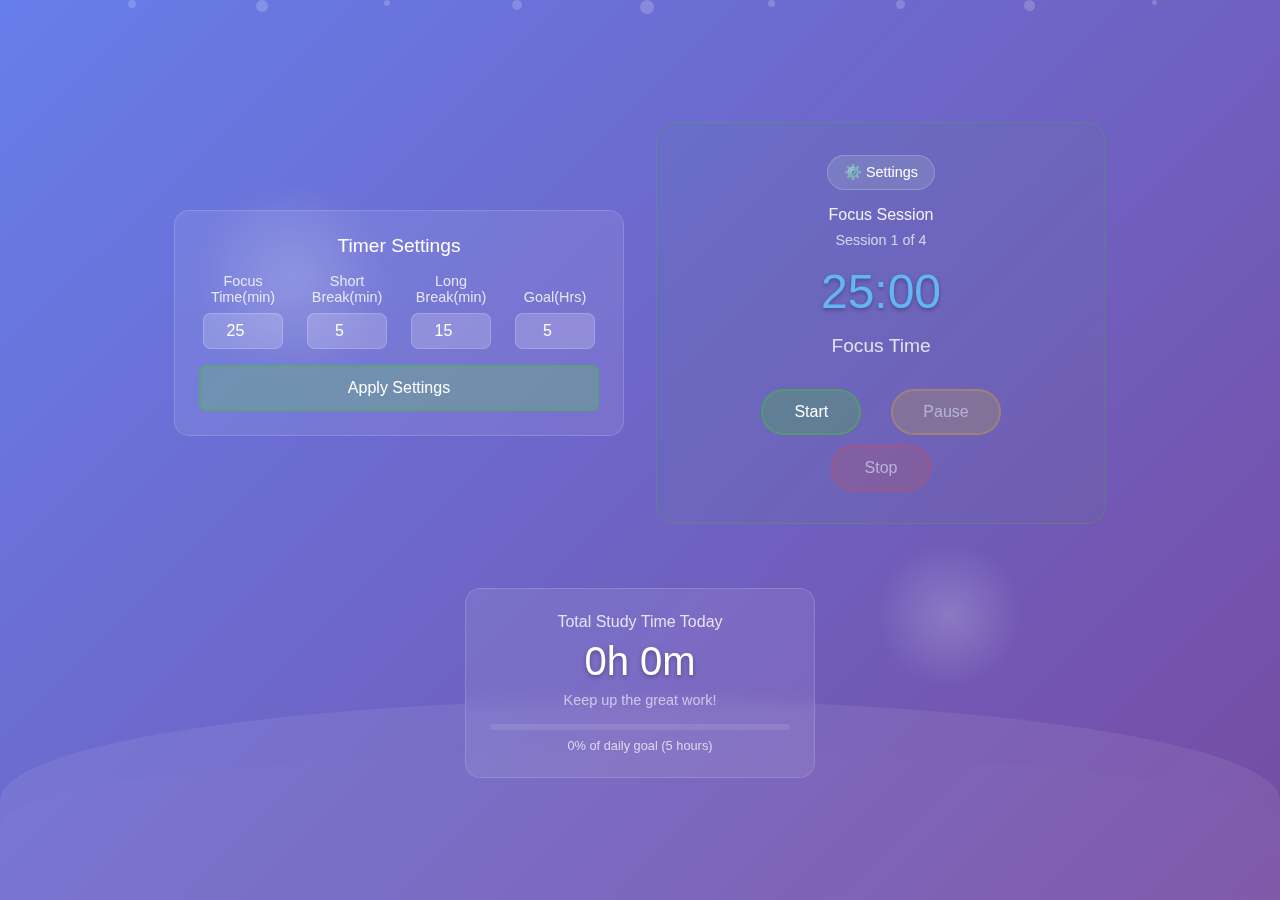
<file: index.html>
<!DOCTYPE html>
<html lang="en">
  <head>
    <meta charset="UTF-8" />
    <meta name="viewport" content="width=device-width, initial-scale=1.0" />
    <link rel="stylesheet" href="style.css" />
    <title>Study Timer - Calming Background</title>
  </head>
  <body>
    <div class="animated-background">
      <!-- Floating particles -->
      <div class="particle"></div>
      <div class="particle"></div>
      <div class="particle"></div>
      <div class="particle"></div>
      <div class="particle"></div>
      <div class="particle"></div>
      <div class="particle"></div>
      <div class="particle"></div>
      <div class="particle"></div>

      <!-- Gentle waves -->
      <div class="wave"></div>
      <div class="wave"></div>
      <div class="wave"></div>

      <!-- Pulse orbs -->
      <div class="pulse-orb"></div>
      <div class="pulse-orb"></div>
      <div class="pulse-orb"></div>
    </div>
    <div class="animated-background">
      <!-- Floating particles -->
      <div class="particle"></div>
      <div class="particle"></div>
      <div class="particle"></div>
      <div class="particle"></div>
      <div class="particle"></div>
      <div class="particle"></div>
      <div class="particle"></div>
      <div class="particle"></div>
      <div class="particle"></div>

      <!-- Gentle waves -->
      <div class="wave"></div>
      <div class="wave"></div>
      <div class="wave"></div>

      <!-- Pulse orbs -->
      <div class="pulse-orb"></div>
      <div class="pulse-orb"></div>
      <div class="pulse-orb"></div>
    </div>

    <!-- Demo content -->
    <div class="content">
      <div class="container">
        <div class="timer-settings" id="timerSettings">
          <div class="settings-title">Timer Settings</div>
          <div class="time-inputs">
            <div class="input-group">
              <label class="input-label">Focus Time(min)</label>
              <input
                type="number"
                class="time-input"
                id="focusMinutes"
                min="1"
                max="60"
                value="25"
                placeholder="25"
              />
            </div>
            <div class="input-group">
              <label class="input-label">Short Break(min)</label>
              <input
                type="number"
                class="time-input"
                id="shortBreakMinutes"
                min="1"
                max="30"
                value="5"
                placeholder="5"
              />
            </div>
            <div class="input-group">
              <label class="input-label">Long Break(min)</label>
              <input
                type="number"
                class="time-input"
                id="longBreakMinutes"
                min="1"
                max="60"
                value="15"
                placeholder="15"
              />
            </div>
            <div class="input-group goal">
              <label class="input-label">Goal(Hrs)</label>
              <input
                type="number"
                class="time-input"
                id="goalHrs"
                min="1"
                max="10"
                value="5"
                placeholder="5"
              />
            </div>
          </div>
          <button class="apply-btn" id="applySettings">Apply Settings</button>
        </div>

        <div class="timer-demo focus-mode" id="timerDemo">
          <button class="settings-toggle" id="settingsToggle">
            ⚙️ Settings
          </button>

          <div class="session-indicator">
            <div class="session-type" id="sessionType">Focus Session</div>
            <div class="session-counter" id="sessionCounter">
              Session 1 of 4
            </div>
          </div>

          <div class="timer-display" id="timerDisplay">25:00</div>
          <div class="timer-label" id="timerLabel">Focus Time</div>
          <div class="btn-container">
            <button class="timer-btn start" id="startBtn">Start</button>
            <button class="timer-btn pause" id="pauseBtn" disabled>
              Pause
            </button>
            <button class="timer-btn stop" id="stopBtn" disabled>Stop</button>
          </div>
        </div>

        <div class="stats-block">
          <div class="stats-title">Total Study Time Today</div>
          <div class="total-time" id="totalTime">0h 00m</div>
          <div class="stats-subtitle">Keep up the great work!</div>
          <div class="progress-bar">
            <div
              class="progress-fill"
              id="progressFill"
              style="width: 0%"
            ></div>
          </div>
          <div class="progress-text">0% of daily goal (5 hours)</div>
        </div>
      </div>
    </div>
    <script src="https://ajax.googleapis.com/ajax/libs/jquery/3.7.1/jquery.min.js"></script>
    <script src="index.js"></script>
  </body>
</html>
</file>
<file: style.css>
* {
  margin: 0;
  padding: 0;
  box-sizing: border-box;
}

body {
  height: 100vh;
  overflow: hidden;
  background: linear-gradient(135deg, #667eea 0%, #764ba2 100%);
  position: relative;
}

.animated-background {
  position: fixed;
  top: 0;
  left: 0;
  width: 100%;
  height: 100%;
  z-index: -1;
}

/* Floating particles */
.particle {
  position: absolute;
  border-radius: 50%;
  background: rgba(255, 255, 255, 0.1);
  animation: float 20s infinite linear;
}

.particle:nth-child(1) {
  width: 8px;
  height: 8px;
  left: 10%;
  animation-delay: 0s;
  animation-duration: 25s;
}

.particle:nth-child(2) {
  width: 12px;
  height: 12px;
  left: 20%;
  animation-delay: 2s;
  animation-duration: 30s;
}

.particle:nth-child(3) {
  width: 6px;
  height: 6px;
  left: 30%;
  animation-delay: 4s;
  animation-duration: 20s;
}

.particle:nth-child(4) {
  width: 10px;
  height: 10px;
  left: 40%;
  animation-delay: 6s;
  animation-duration: 35s;
}

.particle:nth-child(5) {
  width: 14px;
  height: 14px;
  left: 50%;
  animation-delay: 8s;
  animation-duration: 28s;
}

.particle:nth-child(6) {
  width: 7px;
  height: 7px;
  left: 60%;
  animation-delay: 10s;
  animation-duration: 22s;
}

.particle:nth-child(7) {
  width: 9px;
  height: 9px;
  left: 70%;
  animation-delay: 12s;
  animation-duration: 32s;
}

.particle:nth-child(8) {
  width: 11px;
  height: 11px;
  left: 80%;
  animation-delay: 14s;
  animation-duration: 26s;
}

.particle:nth-child(9) {
  width: 5px;
  height: 5px;
  left: 90%;
  animation-delay: 16s;
  animation-duration: 24s;
}

/* Gentle wave animation */
.wave {
  position: absolute;
  bottom: 0;
  left: 0;
  width: 100%;
  height: 200px;
  background: rgba(255, 255, 255, 0.03);
  border-radius: 50% 50% 0 0;
  animation: wave 15s ease-in-out infinite;
}

.wave:nth-child(11) {
  animation-delay: 0s;
  opacity: 0.4;
}

.wave:nth-child(12) {
  animation-delay: 5s;
  opacity: 0.3;
  height: 150px;
}

.wave:nth-child(13) {
  animation-delay: 10s;
  opacity: 0.2;
  height: 100px;
}

/* Subtle pulse orbs */
.pulse-orb {
  position: absolute;
  border-radius: 50%;
  background: radial-gradient(
    circle,
    rgba(255, 255, 255, 0.1) 0%,
    transparent 70%
  );
  animation: pulse 8s ease-in-out infinite;
}

.pulse-orb:nth-child(14) {
  width: 200px;
  height: 200px;
  top: 20%;
  left: 15%;
  animation-delay: 0s;
}

.pulse-orb:nth-child(15) {
  width: 150px;
  height: 150px;
  top: 60%;
  right: 20%;
  animation-delay: 4s;
}

.pulse-orb:nth-child(16) {
  width: 100px;
  height: 100px;
  top: 10%;
  right: 10%;
  animation-delay: 2s;
}

/* Keyframe animations */
@keyframes float {
  0% {
    transform: translateY(100vh) rotate(0deg);
    opacity: 0;
  }
  10% {
    opacity: 1;
  }
  90% {
    opacity: 1;
  }
  100% {
    transform: translateY(-100px) rotate(360deg);
    opacity: 0;
  }
}

@keyframes wave {
  0%,
  100% {
    transform: translateX(-50%) translateY(0px) rotate(0deg);
  }
  50% {
    transform: translateX(-50%) translateY(-20px) rotate(1deg);
  }
}

@keyframes pulse {
  0%,
  100% {
    transform: scale(1);
    opacity: 0.3;
  }
  50% {
    transform: scale(1.1);
    opacity: 0.1;
  }
}

/* Demo content styling */
.content {
  position: relative;
  z-index: 1;
  display: flex;
  align-items: center;
  justify-content: center;
  height: 100vh;
  color: white;
  text-align: center;
  font-family: "Arial", sans-serif;
}

.timer-demo {
  background: rgba(255, 255, 255, 0.1);
  backdrop-filter: blur(10px);
  border-radius: 20px;
  padding: 2rem;
  border: 1px solid rgba(255, 255, 255, 0.2);
  margin-bottom: 2rem;
  min-width: 350px;
}

.timer-settings {
  background: rgba(255, 255, 255, 0.08);
  backdrop-filter: blur(8px);
  border-radius: 15px;
  padding: 1.5rem;
  border: 1px solid rgba(255, 255, 255, 0.15);
  margin-bottom: 2rem;
  min-width: 350px;
}

.settings-title {
  font-size: 1.2rem;
  color: white;
  margin-bottom: 1rem;
  text-align: center;
  font-weight: 500;
}

.time-inputs {
  display: flex;
  justify-content: space-between;
  gap: 1rem;
  margin-bottom: 1rem;
}

.input-group {
  display: flex;
  flex-direction: column;
  justify-content: flex-end;
  align-items: center;
  flex: 1;
}

.input-label {
  font-size: 0.9rem;
  color: white;
  opacity: 0.8;
  margin-bottom: 0.5rem;
}

.time-input {
  background: rgba(255, 255, 255, 0.1);
  border: 1px solid rgba(255, 255, 255, 0.2);
  border-radius: 8px;
  padding: 0.5rem;
  color: white;
  font-size: 1rem;
  text-align: center;
  width: 80px;
  backdrop-filter: blur(5px);
}

.time-input:focus {
  outline: none;
  border-color: rgba(255, 255, 255, 0.4);
  background: rgba(255, 255, 255, 0.15);
}

.time-input::placeholder {
  color: rgba(255, 255, 255, 0.5);
}

.session-indicator {
  text-align: center;
  margin-bottom: 1rem;
}

.session-type {
  font-size: 1rem;
  color: white;
  opacity: 0.9;
  margin-bottom: 0.5rem;
}

.session-counter {
  font-size: 0.9rem;
  color: white;
  opacity: 0.7;
}

.timer-demo.focus-mode {
  border-color: rgba(76, 175, 80, 0.3);
  background: rgba(76, 175, 80, 0.05);
}

.timer-demo.break-mode {
  border-color: rgba(33, 150, 243, 0.3);
  background: rgba(33, 150, 243, 0.05);
}

.timer-demo.break-mode .timer-display {
  color: #81c784;
}

.timer-demo.focus-mode .timer-display {
  color: #64b5f6;
}

.apply-btn {
  width: 100%;
  background: rgba(76, 175, 80, 0.3);
  border: 2px solid rgba(76, 175, 80, 0.5);
  color: white;
  padding: 12px;
  border-radius: 8px;
  font-size: 1rem;
  cursor: pointer;
  transition: all 0.3s ease;
  backdrop-filter: blur(5px);
}

.apply-btn:hover {
  background: rgba(76, 175, 80, 0.4);
  transform: translateY(-1px);
}

.settings-hidden {
  display: none;
}

.settings-toggle {
  background: rgba(255, 255, 255, 0.1);
  border: 1px solid rgba(255, 255, 255, 0.2);
  color: white;
  padding: 8px 16px;
  border-radius: 20px;
  font-size: 0.9rem;
  cursor: pointer;
  transition: all 0.3s ease;
  backdrop-filter: blur(5px);
  margin-bottom: 1rem;
}

.settings-toggle:hover {
  background: rgba(255, 255, 255, 0.2);
}

.stats-block {
  background: rgba(255, 255, 255, 0.08);
  backdrop-filter: blur(8px);
  border-radius: 15px;
  padding: 1.5rem;
  border: 1px solid rgba(255, 255, 255, 0.15);
  text-align: center;
  min-width: 280px;
}

.stats-title {
  font-size: 1rem;
  opacity: 0.8;
  margin-bottom: 0.5rem;
  color: white;
  font-weight: 500;
}

.total-time {
  font-size: 2.5rem;
  font-weight: 300;
  color: white;
  text-shadow: 0 2px 4px rgba(0, 0, 0, 0.3);
  margin-bottom: 0.5rem;
}

.stats-subtitle {
  font-size: 0.9rem;
  opacity: 0.6;
  color: white;
  margin-bottom: 1rem;
}

.progress-bar {
  width: 100%;
  height: 6px;
  background: rgba(255, 255, 255, 0.1);
  border-radius: 3px;
  overflow: hidden;
  margin-bottom: 0.5rem;
}

.progress-fill {
  height: 100%;
  background: linear-gradient(90deg, #4caf50, #81c784);
  border-radius: 3px;
  transition: width 0.5s ease;
  animation: progressGlow 2s ease-in-out infinite alternate;
}

.progress-text {
  font-size: 0.8rem;
  opacity: 0.7;
  color: white;
}

@keyframes progressGlow {
  0% {
    box-shadow: 0 0 5px rgba(76, 175, 80, 0.3);
  }
  100% {
    box-shadow: 0 0 15px rgba(76, 175, 80, 0.5);
  }
}

.container {
  display: flex;
  flex-direction: column;
  align-items: center;
  gap: 2rem;
  padding: 1rem;
  max-width: 1200px;
  margin: 0 auto;
}

/* Large screens - Desktop */
@media (min-width: 1200px) {
  .container {
    flex-direction: row;
    flex-wrap: wrap;
    justify-content: center;
    gap: 2rem;
  }

  .timer-demo {
    min-width: 400px;
    max-width: 450px;
  }

  .timer-settings {
    min-width: 400px;
    max-width: 450px;
  }

  .stats-block {
    min-width: 350px;
    max-width: 400px;
  }
}

/* Medium screens - Tablet */
@media (max-width: 1199px) and (min-width: 768px) {
  .container {
    padding: 1.5rem;
    gap: 1.5rem;
  }

  .timer-demo,
  .timer-settings,
  .stats-block {
    width: 100%;
    max-width: 500px;
    min-width: auto;
  }

  .time-inputs {
    gap: 1.5rem;
  }

  .timer-display {
    font-size: 4rem;
  }

  .total-time {
    font-size: 3rem;
  }
}

/* Small screens - Mobile */
@media (max-width: 767px) {
  .container {
    padding: 1rem;
    gap: 1rem;
  }

  .timer-demo,
  .timer-settings,
  .stats-block {
    width: 100%;
    max-width: none;
    min-width: auto;
    padding: 1.5rem;
  }

  .timer-display {
    font-size: 3rem;
  }

  .total-time {
    font-size: 2rem;
  }

  .time-inputs {
    flex-direction: column;
    gap: 1rem;
  }

  .input-group {
    flex-direction: row;
    justify-content: space-between;
    align-items: center;
  }

  .time-input {
    width: 100px;
  }

  .btn-container {
    flex-direction: column;
    gap: 0.5rem;
  }

  .timer-btn {
    width: 100%;
    margin: 0;
  }

  .settings-title {
    font-size: 1.1rem;
  }

  .stats-title {
    font-size: 0.9rem;
  }

  .timer-label {
    font-size: 1rem;
  }

  .session-type {
    font-size: 0.9rem;
  }

  .session-counter {
    font-size: 0.8rem;
  }
}

/* Extra small screens - Small phones */
@media (max-width: 480px) {
  .container {
    padding: 0.5rem;
  }

  .timer-demo,
  .timer-settings,
  .stats-block {
    padding: 1rem;
  }

  .timer-display {
    font-size: 2.5rem;
  }

  .total-time {
    font-size: 1.8rem;
  }

  .time-inputs {
    gap: 0.5rem;
  }

  .input-group {
    flex-direction: column;
    text-align: center;
  }

  .time-input {
    width: 80px;
  }

  .timer-btn {
    padding: 10px 20px;
    font-size: 0.9rem;
  }

  .settings-toggle {
    font-size: 0.8rem;
    padding: 6px 12px;
  }
}

/* Landscape orientation on mobile */
@media (max-width: 767px) and (orientation: landscape) {
  .container {
    flex-direction: row;
    flex-wrap: wrap;
    justify-content: center;
    gap: 1rem;
    padding: 0.5rem;
  }

  .timer-demo {
    flex: 1;
    min-width: 300px;
    max-width: 400px;
  }

  .timer-settings {
    flex: 1;
    min-width: 300px;
    max-width: 400px;
  }

  .stats-block {
    width: 100%;
    max-width: 100%;
  }

  .timer-display {
    font-size: 2rem;
  }

  .total-time {
    font-size: 1.5rem;
  }

  .time-inputs {
    flex-direction: row;
    gap: 0.5rem;
  }

  .input-group {
    flex-direction: column;
  }

  .btn-container {
    flex-direction: row;
    gap: 0.5rem;
  }

  .timer-btn {
    width: auto;
    min-width: 80px;
    padding: 8px 16px;
    font-size: 0.8rem;
  }
}

/* High DPI / Retina displays */
@media (-webkit-min-device-pixel-ratio: 2), (min-resolution: 2dppx) {
  .timer-display,
  .total-time {
    -webkit-font-smoothing: antialiased;
    -moz-osx-font-smoothing: grayscale;
  }
}

/* Reduced motion preference */
@media (prefers-reduced-motion: reduce) {
  .particle,
  .wave,
  .pulse-orb {
    animation-duration: 0.01ms !important;
    animation-iteration-count: 1 !important;
  }

  .timer-demo.running .timer-display {
    animation: none;
  }

  .progress-fill {
    animation: none;
  }
}

/* Dark mode support */
@media (prefers-color-scheme: dark) {
  body {
    background: linear-gradient(135deg, #2c3e50 0%, #34495e 100%);
  }
}

/* Print styles */
@media print {
  .animated-background {
    display: none;
  }

  body {
    background: white;
    color: black;
  }

  .timer-demo,
  .timer-settings,
  .stats-block {
    background: white;
    border: 1px solid #ccc;
    backdrop-filter: none;
  }

  .timer-btn {
    display: none;
  }
}

.timer-display {
  font-size: 3rem;
  font-weight: 300;
  margin-bottom: 1rem;
  text-shadow: 0 2px 4px rgba(0, 0, 0, 0.3);
}

.timer-label {
  font-size: 1.2rem;
  opacity: 0.8;
  margin-bottom: 2rem;
}

.timer-btn {
  background: rgba(255, 255, 255, 0.2);
  border: 2px solid rgba(255, 255, 255, 0.3);
  color: white;
  padding: 12px 30px;
  border-radius: 30px;
  font-size: 1rem;
  cursor: pointer;
  transition: all 0.3s ease;
  backdrop-filter: blur(5px);
  margin: 0 10px;
  min-width: 100px;
}

.timer-btn:hover {
  background: rgba(255, 255, 255, 0.3);
  transform: translateY(-2px);
}

.timer-btn:active {
  transform: translateY(0px);
}

.timer-btn.start {
  background: rgba(76, 175, 80, 0.3);
  border-color: rgba(76, 175, 80, 0.5);
}

.timer-btn.start:hover {
  background: rgba(76, 175, 80, 0.4);
}

.timer-btn.pause {
  background: rgba(255, 193, 7, 0.3);
  border-color: rgba(255, 193, 7, 0.5);
}

.timer-btn.pause:hover {
  background: rgba(255, 193, 7, 0.4);
}

.timer-btn.stop {
  background: rgba(244, 67, 54, 0.3);
  border-color: rgba(244, 67, 54, 0.5);
}

.timer-btn.stop:hover {
  background: rgba(244, 67, 54, 0.4);
}

.timer-btn:disabled {
  opacity: 0.5;
  cursor: not-allowed;
  transform: none;
}

.timer-btn:disabled:hover {
  background: rgba(255, 255, 255, 0.2);
  transform: none;
}

.btn-container {
  display: flex;
  justify-content: center;
  align-items: center;
  flex-wrap: wrap;
  gap: 10px;
}

/* Timer states */
.timer-demo.running .timer-display {
  animation: timerPulse 2s ease-in-out infinite;
}

.timer-demo.paused .timer-display {
  opacity: 0.7;
}

@keyframes timerPulse {
  0%,
  100% {
    transform: scale(1);
  }
  50% {
    transform: scale(1.05);
  }
}
</file>
